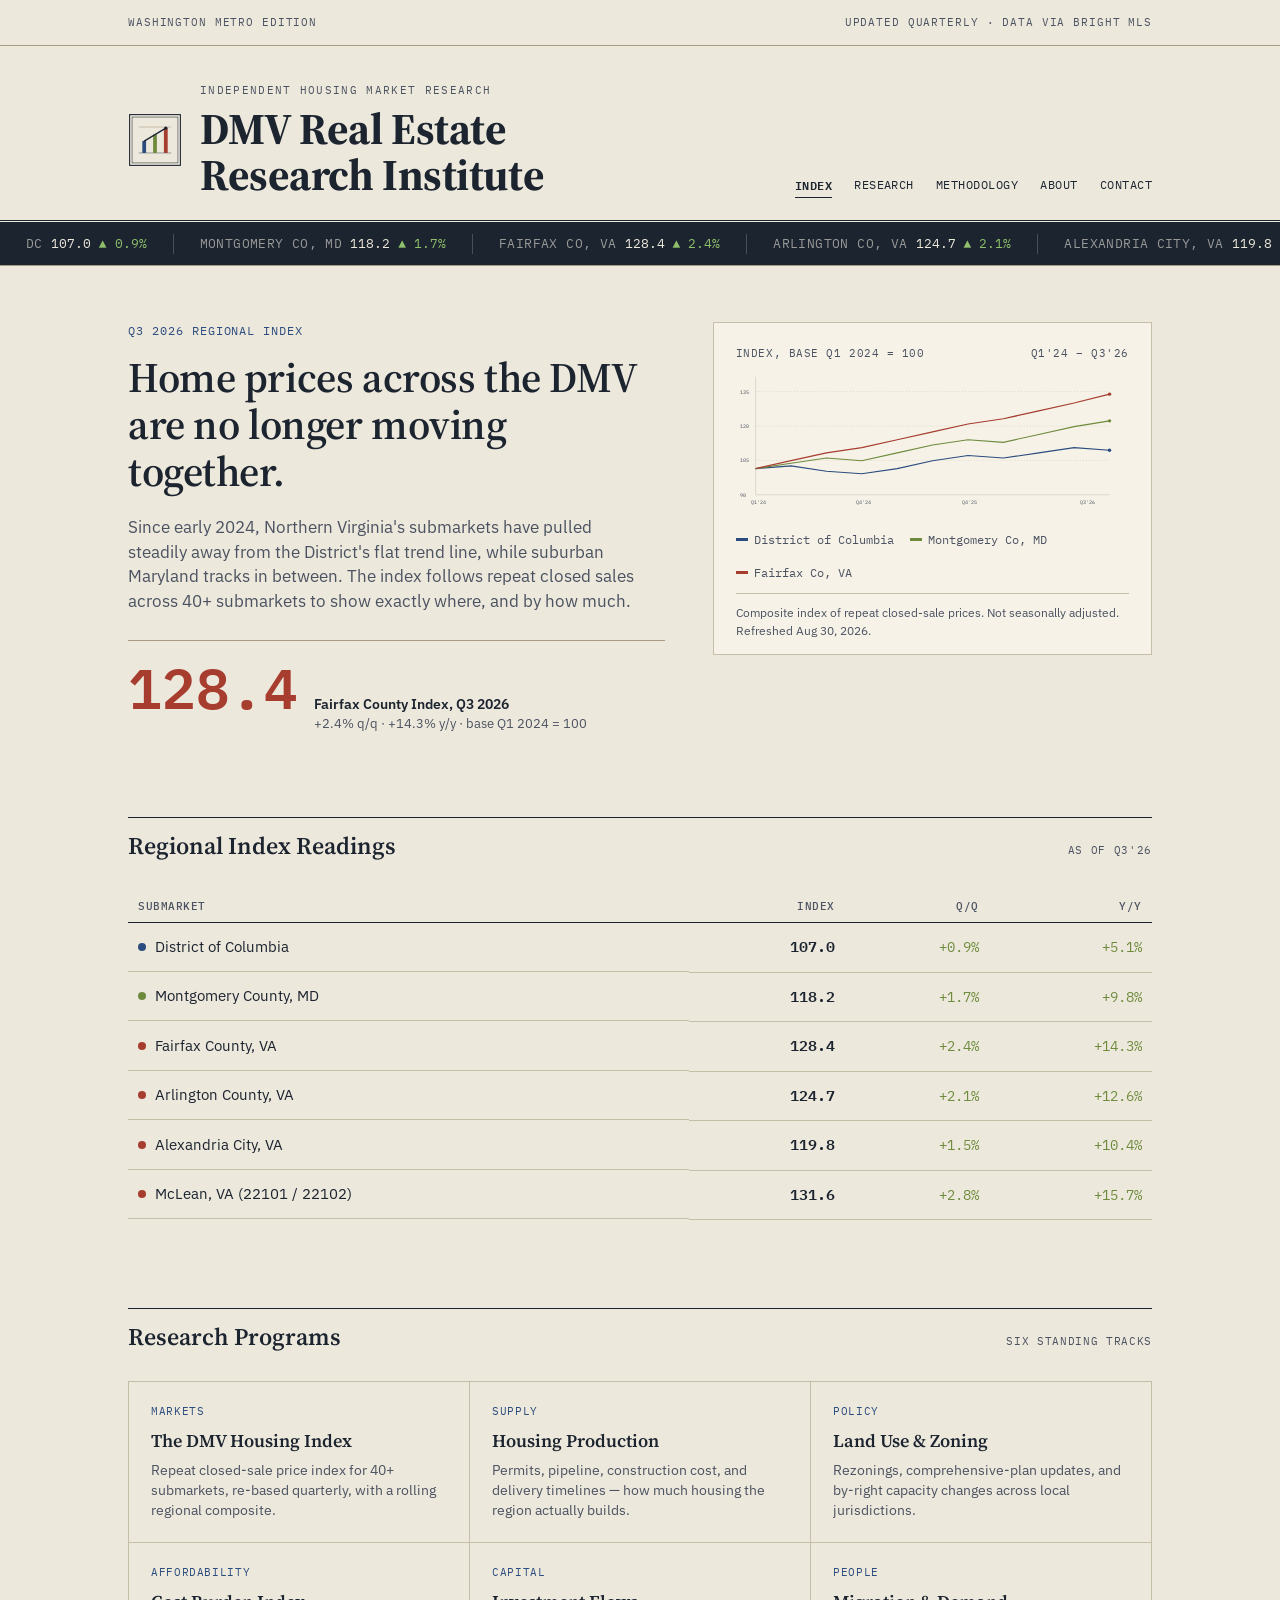
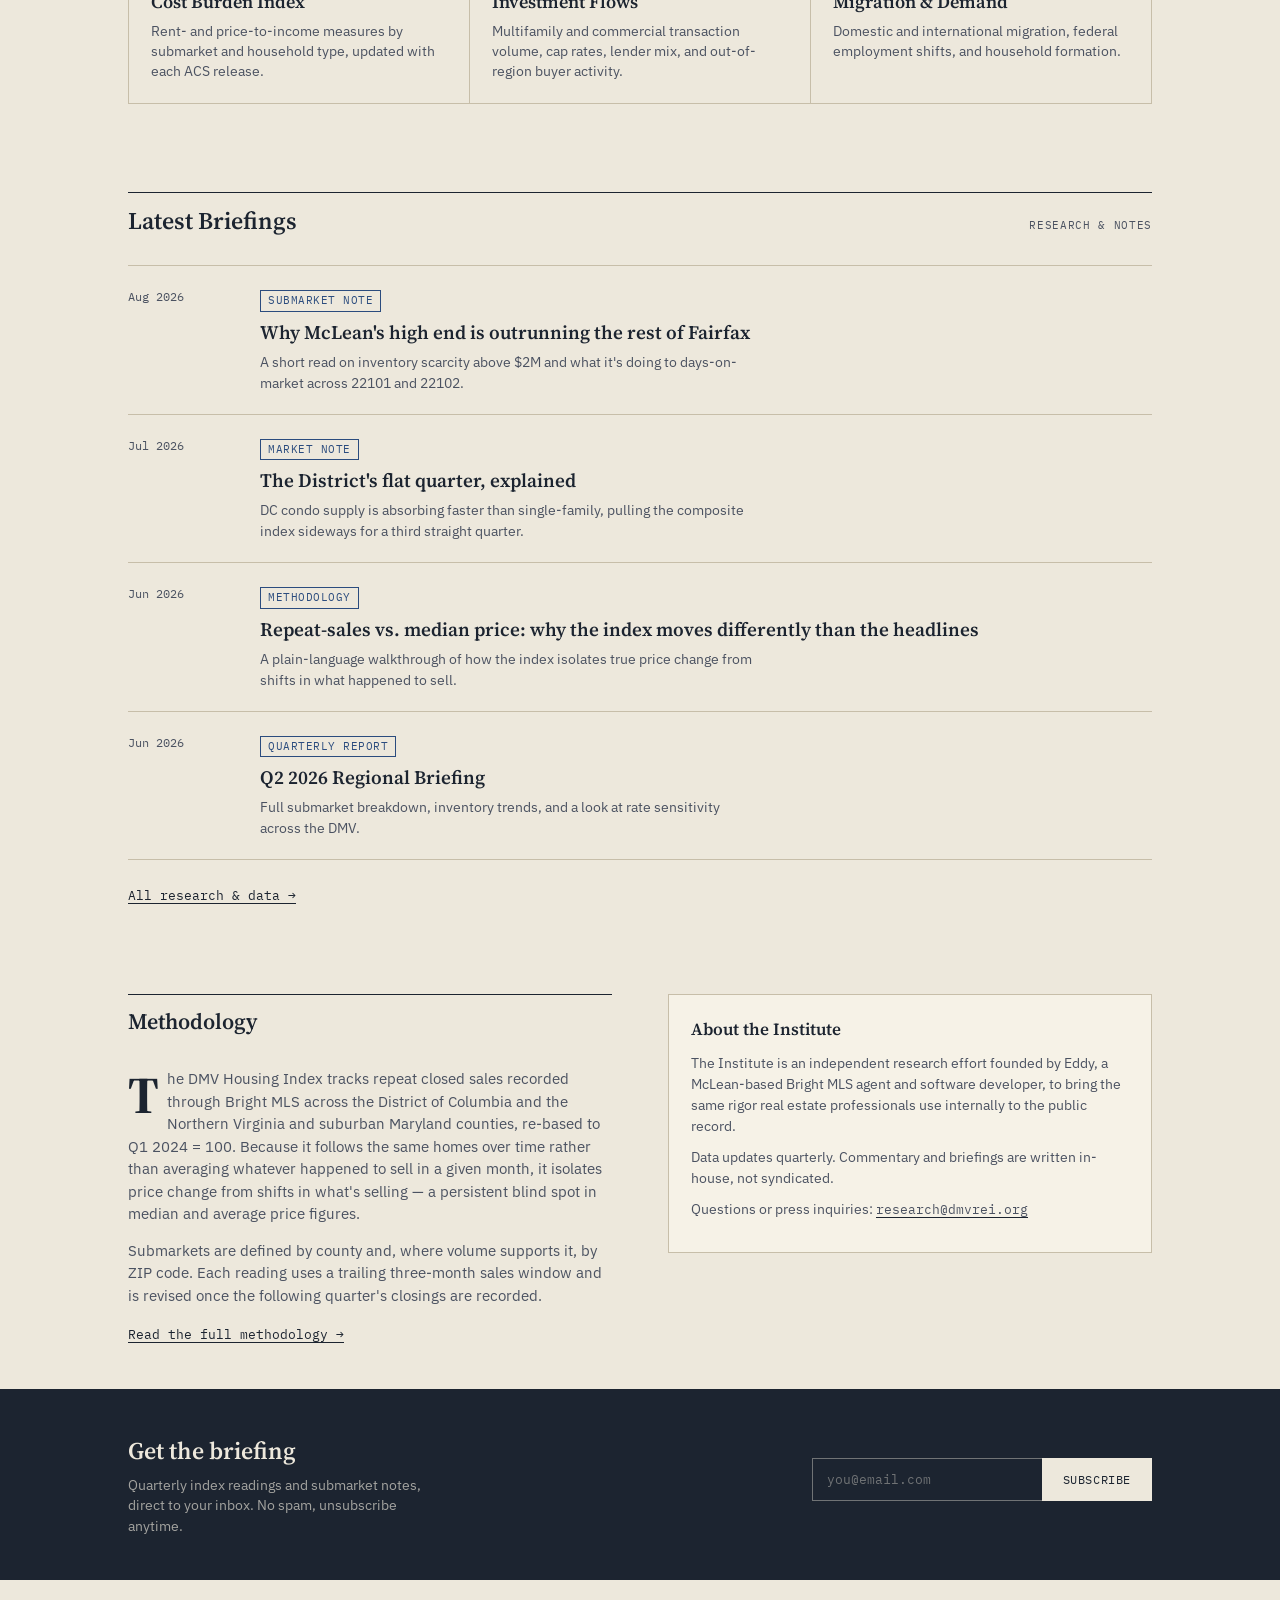
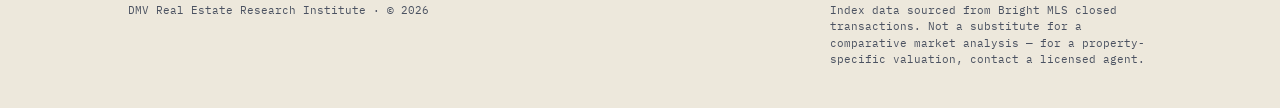
<file: index.html>
<!DOCTYPE html>
<html lang="en">
<head>
<meta charset="UTF-8">
<meta name="viewport" content="width=device-width, initial-scale=1.0">
<title>DMV Real Estate Research Institute — The DMV Housing Index</title>
<meta name="description" content="Independent, data-driven housing research for Washington, D.C., Maryland, and Northern Virginia. The DMV Housing Index tracks repeat closed sales across 40+ submarkets.">
<link rel="icon" href="assets/logo.svg" type="image/svg+xml">
<link rel="preconnect" href="https://fonts.googleapis.com">
<link rel="preconnect" href="https://fonts.gstatic.com" crossorigin>
<link href="https://fonts.googleapis.com/css2?family=Source+Serif+4:ital,opsz,wght@0,8..60,400;0,8..60,500;0,8..60,600;0,8..60,700;1,8..60,500&family=IBM+Plex+Sans:wght@400;500;600&family=IBM+Plex+Mono:wght@400;500;600&display=swap" rel="stylesheet">
<link rel="stylesheet" href="css/styles.css">
</head>
<body>

<div class="masthead-bar">
  <div class="wrap">
    <span>Washington Metro Edition</span>
    <span>Updated Quarterly · Data via Bright MLS</span>
  </div>
</div>

<header class="masthead">
  <div class="wrap">
    <a class="brand" href="index.html">
      <img class="brand-mark" src="assets/logo-mark.svg" alt="" width="54" height="54">
      <span class="brand-lines">
        <span class="brand-eyebrow">Independent Housing Market Research</span>
        <span class="brand-name">DMV Real Estate<br>Research Institute</span>
      </span>
    </a>
    <nav class="main-nav" aria-label="Primary">
      <a href="index.html">Index</a>
      <a href="research.html">Research</a>
      <a href="methodology.html">Methodology</a>
      <a href="about.html">About</a>
      <a href="contact.html">Contact</a>
    </nav>
  </div>
</header>

<div class="ticker" aria-label="Regional index ticker">
  <div class="ticker-track" id="tickerTrack">
    <!-- populated by js/main.js from data/index.json -->
  </div>
</div>

<main>
  <section class="hero" id="index">
    <div class="wrap hero-grid">
      <div>
        <div class="hero-eyebrow">Q3 2026 Regional Index</div>
        <h1>Home prices across the DMV are no longer moving together.</h1>
        <p class="lede">Since early 2024, Northern Virginia's submarkets have pulled steadily away from the District's flat trend line, while suburban Maryland tracks in between. The index follows repeat closed sales across 40+ submarkets to show exactly where, and by how much.</p>
        <div class="index-callout">
          <div class="num" id="heroNum">—</div>
          <div class="meta">
            <strong id="heroLabel">Loading index…</strong>
            <span id="heroSub"></span>
          </div>
        </div>
      </div>

      <div class="chart-panel">
        <div class="chart-panel-head">
          <span>Index, base <span id="baseQuarterLabel">Q1 2024</span> = 100</span>
          <span id="chartRangeLabel">—</span>
        </div>
        <svg viewBox="0 0 800 300" width="100%" height="auto" role="img" id="indexChart" aria-label="Line chart comparing the housing price index for D.C., Montgomery County MD, and Fairfax County VA, showing that regional submarkets have diverged since 2024.">
          <g stroke="#C7BEA9" stroke-width="1">
            <line x1="40" y1="20" x2="40" y2="260"/>
            <line x1="40" y1="260" x2="760" y2="260"/>
            <line x1="40" y1="190" x2="760" y2="190" stroke-dasharray="2,4"/>
            <line x1="40" y1="120" x2="760" y2="120" stroke-dasharray="2,4"/>
            <line x1="40" y1="50" x2="760" y2="50" stroke-dasharray="2,4"/>
          </g>
          <g font-family="IBM Plex Mono, monospace" font-size="10" fill="#4B5261">
            <text id="yLabel0" x="8" y="264"></text>
            <text id="yLabel1" x="8" y="194"></text>
            <text id="yLabel2" x="8" y="124"></text>
            <text id="yLabel3" x="8" y="54"></text>
          </g>
          <g font-family="IBM Plex Mono, monospace" font-size="10" fill="#4B5261">
            <text id="xLabel0" x="30" y="278"></text>
            <text id="xLabel1" x="245" y="278"></text>
            <text id="xLabel2" x="460" y="278"></text>
            <text id="xLabel3" x="700" y="278"></text>
          </g>
          <polyline id="lineDc" fill="none" stroke="#2B4C7E" stroke-width="2.25" points=""/>
          <polyline id="lineMd" fill="none" stroke="#6E8B3D" stroke-width="2.25" points=""/>
          <polyline id="lineVa" fill="none" stroke="#A63D2F" stroke-width="2.5" points=""/>
          <circle id="dotDc" r="3.5" fill="#2B4C7E" cx="0" cy="0"/>
          <circle id="dotMd" r="3.5" fill="#6E8B3D" cx="0" cy="0"/>
          <circle id="dotVa" r="3.5" fill="#A63D2F" cx="0" cy="0"/>
        </svg>
        <div class="legend">
          <span class="legend-item"><span class="swatch" style="background:#2B4C7E"></span>District of Columbia</span>
          <span class="legend-item"><span class="swatch" style="background:#6E8B3D"></span>Montgomery Co, MD</span>
          <span class="legend-item"><span class="swatch" style="background:#A63D2F"></span>Fairfax Co, VA</span>
        </div>
        <div class="chart-caption">Composite index of repeat closed-sale prices. Not seasonally adjusted. <span id="asOfLabel"></span></div>
      </div>
    </div>
  </section>

  <section id="readings">
    <div class="wrap">
      <div class="section-head">
        <h2>Regional Index Readings</h2>
        <span class="tag" id="readingsAsOf">Loading…</span>
      </div>
      <div class="table-scroll">
        <table>
          <thead>
            <tr>
              <th>Submarket</th>
              <th class="num">Index</th>
              <th class="num">Q/Q</th>
              <th class="num">Y/Y</th>
            </tr>
          </thead>
          <tbody id="readingsBody">
            <!-- populated by js/main.js from data/index.json -->
          </tbody>
        </table>
      </div>
    </div>
  </section>

  <section id="programs">
    <div class="wrap">
      <div class="section-head">
        <h2>Research Programs</h2>
        <span class="tag">Six standing tracks</span>
      </div>
      <div class="card-grid">
        <article class="prog">
          <span class="prog-tag">Markets</span>
          <h3>The DMV Housing Index</h3>
          <p>Repeat closed-sale price index for 40+ submarkets, re-based quarterly, with a rolling regional composite.</p>
        </article>
        <article class="prog">
          <span class="prog-tag">Supply</span>
          <h3>Housing Production</h3>
          <p>Permits, pipeline, construction cost, and delivery timelines — how much housing the region actually builds.</p>
        </article>
        <article class="prog">
          <span class="prog-tag">Policy</span>
          <h3>Land Use &amp; Zoning</h3>
          <p>Rezonings, comprehensive-plan updates, and by-right capacity changes across local jurisdictions.</p>
        </article>
        <article class="prog">
          <span class="prog-tag">Affordability</span>
          <h3>Cost Burden Index</h3>
          <p>Rent- and price-to-income measures by submarket and household type, updated with each ACS release.</p>
        </article>
        <article class="prog">
          <span class="prog-tag">Capital</span>
          <h3>Investment Flows</h3>
          <p>Multifamily and commercial transaction volume, cap rates, lender mix, and out-of-region buyer activity.</p>
        </article>
        <article class="prog">
          <span class="prog-tag">People</span>
          <h3>Migration &amp; Demand</h3>
          <p>Domestic and international migration, federal employment shifts, and household formation.</p>
        </article>
      </div>
    </div>
  </section>

  <section id="briefings">
    <div class="wrap">
      <div class="section-head">
        <h2>Latest Briefings</h2>
        <span class="tag">Research &amp; Notes</span>
      </div>
      <div class="briefings">
        <article class="brief">
          <div class="brief-date">Aug 2026</div>
          <div>
            <span class="brief-tag">Submarket Note</span>
            <h3><a href="research.html">Why McLean's high end is outrunning the rest of Fairfax</a></h3>
            <p>A short read on inventory scarcity above $2M and what it's doing to days-on-market across 22101 and 22102.</p>
          </div>
        </article>
        <article class="brief">
          <div class="brief-date">Jul 2026</div>
          <div>
            <span class="brief-tag">Market Note</span>
            <h3><a href="research.html">The District's flat quarter, explained</a></h3>
            <p>DC condo supply is absorbing faster than single-family, pulling the composite index sideways for a third straight quarter.</p>
          </div>
        </article>
        <article class="brief">
          <div class="brief-date">Jun 2026</div>
          <div>
            <span class="brief-tag">Methodology</span>
            <h3><a href="methodology.html">Repeat-sales vs. median price: why the index moves differently than the headlines</a></h3>
            <p>A plain-language walkthrough of how the index isolates true price change from shifts in what happened to sell.</p>
          </div>
        </article>
        <article class="brief">
          <div class="brief-date">Jun 2026</div>
          <div>
            <span class="brief-tag">Quarterly Report</span>
            <h3><a href="research.html">Q2 2026 Regional Briefing</a></h3>
            <p>Full submarket breakdown, inventory trends, and a look at rate sensitivity across the DMV.</p>
          </div>
        </article>
      </div>
      <p style="margin-top:22px"><a class="mono-link" href="research.html">All research &amp; data →</a></p>
    </div>
  </section>

  <section id="methodology">
    <div class="wrap two-col">
      <div class="prose dropcap">
        <div class="section-head" style="margin-bottom:18px;">
          <h2>Methodology</h2>
        </div>
        <p>The DMV Housing Index tracks repeat closed sales recorded through Bright MLS across the District of Columbia and the Northern Virginia and suburban Maryland counties, re-based to Q1 2024 = 100. Because it follows the same homes over time rather than averaging whatever happened to sell in a given month, it isolates price change from shifts in what's selling — a persistent blind spot in median and average price figures.</p>
        <p>Submarkets are defined by county and, where volume supports it, by ZIP code. Each reading uses a trailing three-month sales window and is revised once the following quarter's closings are recorded.</p>
        <a class="doc-link" href="methodology.html">Read the full methodology →</a>
      </div>
      <div class="about-card">
        <h3>About the Institute</h3>
        <p>The Institute is an independent research effort founded by Eddy, a McLean-based Bright MLS agent and software developer, to bring the same rigor real estate professionals use internally to the public record.</p>
        <p>Data updates quarterly. Commentary and briefings are written in-house, not syndicated.</p>
        <p>Questions or press inquiries: <a href="mailto:research@dmvrei.org">research@dmvrei.org</a></p>
      </div>
    </div>
  </section>
</main>

<div class="subscribe" id="subscribe">
  <div class="wrap">
    <div>
      <h2>Get the briefing</h2>
      <p>Quarterly index readings and submarket notes, direct to your inbox. No spam, unsubscribe anytime.</p>
    </div>
    <form class="sub-form">
      <input type="email" placeholder="you@email.com" aria-label="Email address" required>
      <button type="submit">Subscribe</button>
      <span class="sub-msg" role="status" aria-live="polite"></span>
    </form>
  </div>
</div>

<footer class="site-footer">
  <div class="wrap">
    <span>DMV Real Estate Research Institute · © <span data-year>2026</span></span>
    <span class="disclosure">Index data sourced from Bright MLS closed transactions. Not a substitute for a comparative market analysis — for a property-specific valuation, contact a licensed agent.</span>
  </div>
</footer>

<script src="js/main.js"></script>
</body>
</html>
</file>
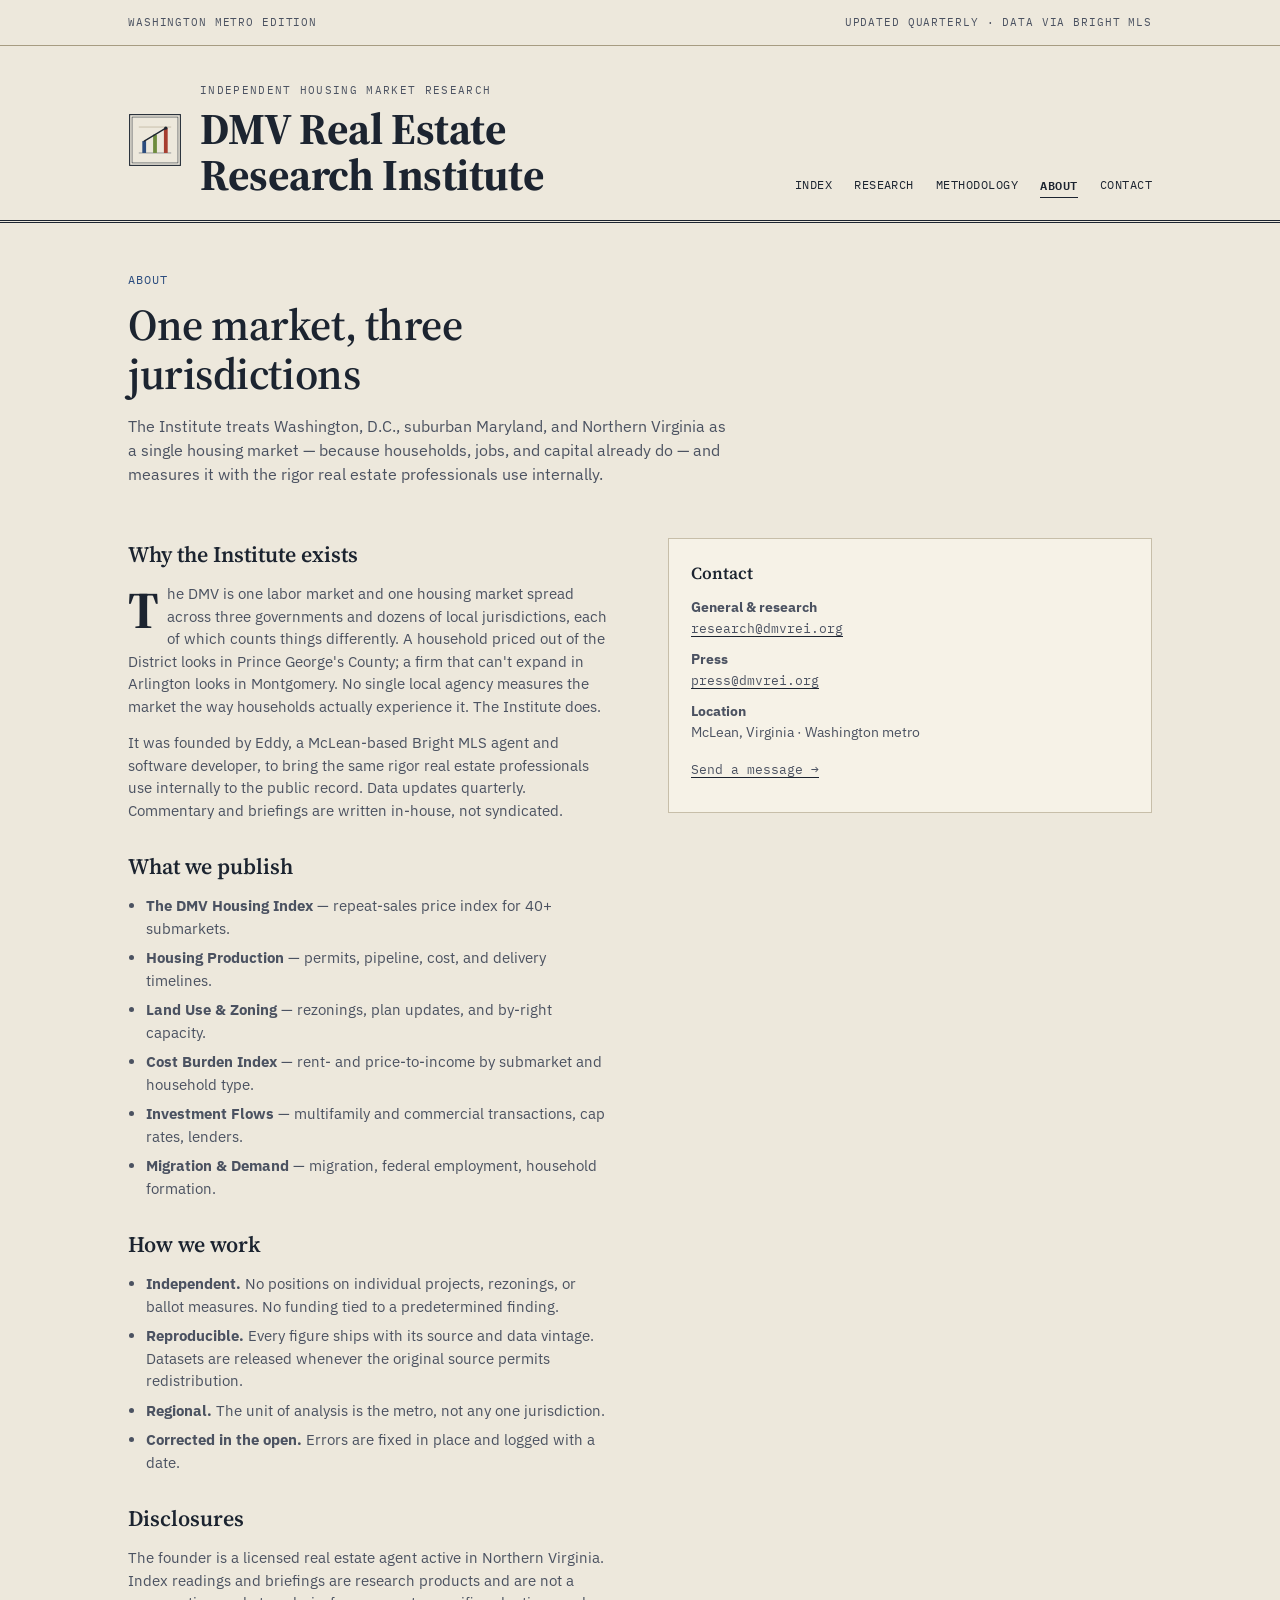
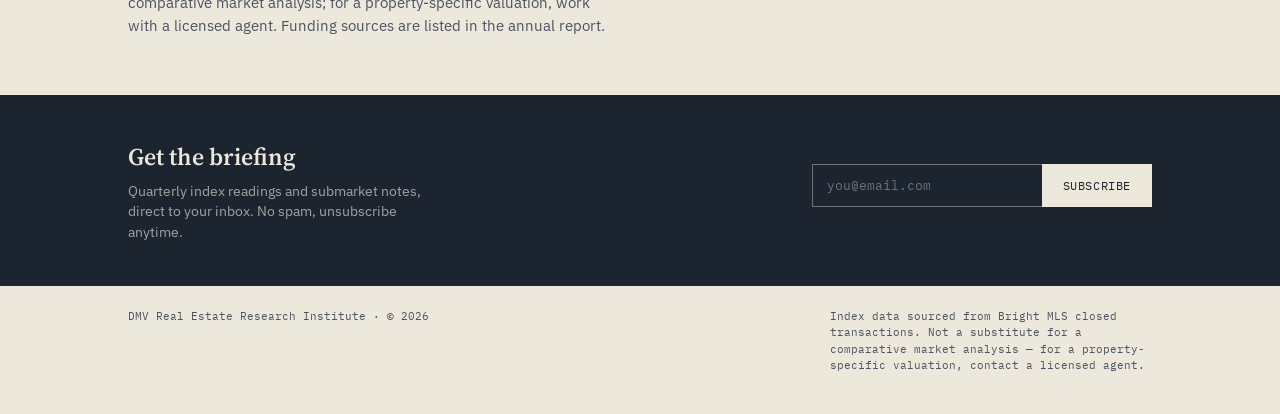
<file: about.html>
<!DOCTYPE html>
<html lang="en">
<head>
<meta charset="UTF-8">
<meta name="viewport" content="width=device-width, initial-scale=1.0">
<title>About — DMV Real Estate Research Institute</title>
<meta name="description" content="An independent housing research effort covering Washington, D.C., Maryland, and Northern Virginia as one market.">
<link rel="icon" href="assets/logo.svg" type="image/svg+xml">
<link rel="preconnect" href="https://fonts.googleapis.com">
<link rel="preconnect" href="https://fonts.gstatic.com" crossorigin>
<link href="https://fonts.googleapis.com/css2?family=Source+Serif+4:ital,opsz,wght@0,8..60,400;0,8..60,500;0,8..60,600;0,8..60,700;1,8..60,500&family=IBM+Plex+Sans:wght@400;500;600&family=IBM+Plex+Mono:wght@400;500;600&display=swap" rel="stylesheet">
<link rel="stylesheet" href="css/styles.css">
</head>
<body>

<div class="masthead-bar">
  <div class="wrap">
    <span>Washington Metro Edition</span>
    <span>Updated Quarterly · Data via Bright MLS</span>
  </div>
</div>

<header class="masthead">
  <div class="wrap">
    <a class="brand" href="index.html">
      <img class="brand-mark" src="assets/logo-mark.svg" alt="" width="54" height="54">
      <span class="brand-lines">
        <span class="brand-eyebrow">Independent Housing Market Research</span>
        <span class="brand-name">DMV Real Estate<br>Research Institute</span>
      </span>
    </a>
    <nav class="main-nav" aria-label="Primary">
      <a href="index.html">Index</a>
      <a href="research.html">Research</a>
      <a href="methodology.html">Methodology</a>
      <a href="about.html">About</a>
      <a href="contact.html">Contact</a>
    </nav>
  </div>
</header>

<main>
  <section class="page-hero">
    <div class="wrap">
      <div class="kicker">About</div>
      <h1>One market, three jurisdictions</h1>
      <p>The Institute treats Washington, D.C., suburban Maryland, and Northern Virginia as a single housing market — because households, jobs, and capital already do — and measures it with the rigor real estate professionals use internally.</p>
    </div>
  </section>

  <section>
    <div class="wrap">
      <div class="two-col">
        <div class="prose dropcap">
          <h2>Why the Institute exists</h2>
          <p>The DMV is one labor market and one housing market spread across three governments and dozens of local jurisdictions, each of which counts things differently. A household priced out of the District looks in Prince George's County; a firm that can't expand in Arlington looks in Montgomery. No single local agency measures the market the way households actually experience it. The Institute does.</p>
          <p>It was founded by Eddy, a McLean-based Bright MLS agent and software developer, to bring the same rigor real estate professionals use internally to the public record. Data updates quarterly. Commentary and briefings are written in-house, not syndicated.</p>

          <h2>What we publish</h2>
          <ul>
            <li><strong>The DMV Housing Index</strong> — repeat-sales price index for 40+ submarkets.</li>
            <li><strong>Housing Production</strong> — permits, pipeline, cost, and delivery timelines.</li>
            <li><strong>Land Use &amp; Zoning</strong> — rezonings, plan updates, and by-right capacity.</li>
            <li><strong>Cost Burden Index</strong> — rent- and price-to-income by submarket and household type.</li>
            <li><strong>Investment Flows</strong> — multifamily and commercial transactions, cap rates, lenders.</li>
            <li><strong>Migration &amp; Demand</strong> — migration, federal employment, household formation.</li>
          </ul>

          <h2>How we work</h2>
          <ul>
            <li><strong>Independent.</strong> No positions on individual projects, rezonings, or ballot measures. No funding tied to a predetermined finding.</li>
            <li><strong>Reproducible.</strong> Every figure ships with its source and data vintage. Datasets are released whenever the original source permits redistribution.</li>
            <li><strong>Regional.</strong> The unit of analysis is the metro, not any one jurisdiction.</li>
            <li><strong>Corrected in the open.</strong> Errors are fixed in place and logged with a date.</li>
          </ul>

          <h2>Disclosures</h2>
          <p>The founder is a licensed real estate agent active in Northern Virginia. Index readings and briefings are research products and are not a comparative market analysis; for a property-specific valuation, work with a licensed agent. Funding sources are listed in the annual report.</p>
        </div>

        <div class="about-card">
          <h3>Contact</h3>
          <p><strong>General &amp; research</strong><br><a href="mailto:research@dmvrei.org">research@dmvrei.org</a></p>
          <p><strong>Press</strong><br><a href="mailto:press@dmvrei.org">press@dmvrei.org</a></p>
          <p><strong>Location</strong><br>McLean, Virginia · Washington metro</p>
          <p style="margin-top:16px"><a href="contact.html">Send a message →</a></p>
        </div>
      </div>
    </div>
  </section>
</main>

<div class="subscribe" id="subscribe">
  <div class="wrap">
    <div>
      <h2>Get the briefing</h2>
      <p>Quarterly index readings and submarket notes, direct to your inbox. No spam, unsubscribe anytime.</p>
    </div>
    <form class="sub-form">
      <input type="email" placeholder="you@email.com" aria-label="Email address" required>
      <button type="submit">Subscribe</button>
      <span class="sub-msg" role="status" aria-live="polite"></span>
    </form>
  </div>
</div>

<footer class="site-footer">
  <div class="wrap">
    <span>DMV Real Estate Research Institute · © <span data-year>2026</span></span>
    <span class="disclosure">Index data sourced from Bright MLS closed transactions. Not a substitute for a comparative market analysis — for a property-specific valuation, contact a licensed agent.</span>
  </div>
</footer>

<script src="js/main.js"></script>
</body>
</html>
</file>
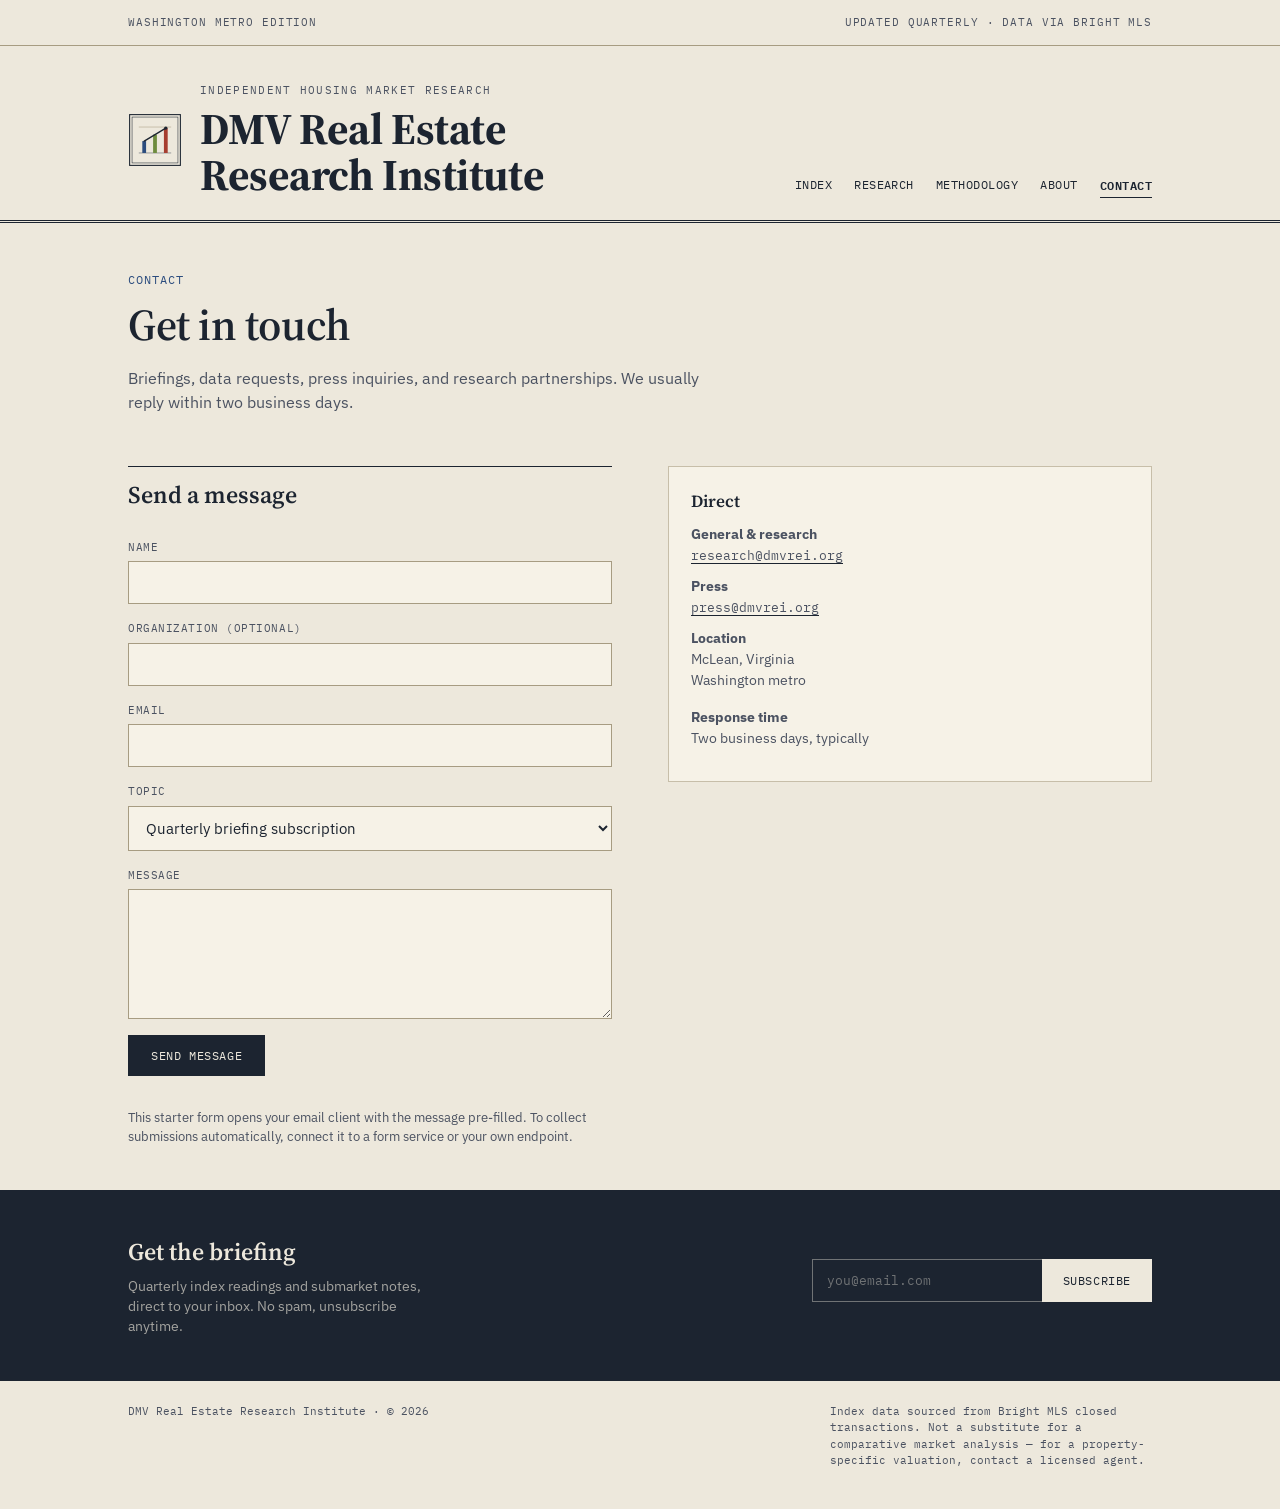
<file: contact.html>
<!DOCTYPE html>
<html lang="en">
<head>
<meta charset="UTF-8">
<meta name="viewport" content="width=device-width, initial-scale=1.0">
<title>Contact — DMV Real Estate Research Institute</title>
<meta name="description" content="Contact the DMV Real Estate Research Institute for briefings, data requests, press, or research partnerships.">
<link rel="icon" href="assets/logo.svg" type="image/svg+xml">
<link rel="preconnect" href="https://fonts.googleapis.com">
<link rel="preconnect" href="https://fonts.gstatic.com" crossorigin>
<link href="https://fonts.googleapis.com/css2?family=Source+Serif+4:ital,opsz,wght@0,8..60,400;0,8..60,500;0,8..60,600;0,8..60,700;1,8..60,500&family=IBM+Plex+Sans:wght@400;500;600&family=IBM+Plex+Mono:wght@400;500;600&display=swap" rel="stylesheet">
<link rel="stylesheet" href="css/styles.css">
</head>
<body>

<div class="masthead-bar">
  <div class="wrap">
    <span>Washington Metro Edition</span>
    <span>Updated Quarterly · Data via Bright MLS</span>
  </div>
</div>

<header class="masthead">
  <div class="wrap">
    <a class="brand" href="index.html">
      <img class="brand-mark" src="assets/logo-mark.svg" alt="" width="54" height="54">
      <span class="brand-lines">
        <span class="brand-eyebrow">Independent Housing Market Research</span>
        <span class="brand-name">DMV Real Estate<br>Research Institute</span>
      </span>
    </a>
    <nav class="main-nav" aria-label="Primary">
      <a href="index.html">Index</a>
      <a href="research.html">Research</a>
      <a href="methodology.html">Methodology</a>
      <a href="about.html">About</a>
      <a href="contact.html">Contact</a>
    </nav>
  </div>
</header>

<main>
  <section class="page-hero">
    <div class="wrap">
      <div class="kicker">Contact</div>
      <h1>Get in touch</h1>
      <p>Briefings, data requests, press inquiries, and research partnerships. We usually reply within two business days.</p>
    </div>
  </section>

  <section>
    <div class="wrap">
      <div class="two-col">
        <div>
          <div class="section-head"><h2>Send a message</h2></div>
          <form class="form" data-contact>
            <div class="field">
              <label for="name">Name</label>
              <input type="text" id="name" name="name" autocomplete="name" required>
            </div>
            <div class="field">
              <label for="org">Organization (optional)</label>
              <input type="text" id="org" name="org" autocomplete="organization">
            </div>
            <div class="field">
              <label for="email">Email</label>
              <input type="email" id="email" name="email" autocomplete="email" required>
            </div>
            <div class="field">
              <label for="interest">Topic</label>
              <select id="interest" name="interest">
                <option>Quarterly briefing subscription</option>
                <option>A specific dataset or reading</option>
                <option>Press / media inquiry</option>
                <option>Research partnership or sponsorship</option>
                <option>Correction or data question</option>
                <option>Something else</option>
              </select>
            </div>
            <div class="field">
              <label for="message">Message</label>
              <textarea id="message" name="message" required></textarea>
            </div>
            <button class="btn" type="submit">Send message</button>
            <p class="form-status" role="status" aria-live="polite"></p>
            <p class="form-note">This starter form opens your email client with the message pre-filled. To collect submissions automatically, connect it to a form service or your own endpoint.</p>
          </form>
        </div>

        <div class="about-card">
          <h3>Direct</h3>
          <p><strong>General &amp; research</strong><br><a href="mailto:research@dmvrei.org">research@dmvrei.org</a></p>
          <p><strong>Press</strong><br><a href="mailto:press@dmvrei.org">press@dmvrei.org</a></p>
          <p><strong>Location</strong><br>McLean, Virginia<br>Washington metro</p>
          <p style="margin-top:16px"><strong>Response time</strong><br>Two business days, typically</p>
        </div>
      </div>
    </div>
  </section>
</main>

<div class="subscribe" id="subscribe">
  <div class="wrap">
    <div>
      <h2>Get the briefing</h2>
      <p>Quarterly index readings and submarket notes, direct to your inbox. No spam, unsubscribe anytime.</p>
    </div>
    <form class="sub-form">
      <input type="email" placeholder="you@email.com" aria-label="Email address" required>
      <button type="submit">Subscribe</button>
      <span class="sub-msg" role="status" aria-live="polite"></span>
    </form>
  </div>
</div>

<footer class="site-footer">
  <div class="wrap">
    <span>DMV Real Estate Research Institute · © <span data-year>2026</span></span>
    <span class="disclosure">Index data sourced from Bright MLS closed transactions. Not a substitute for a comparative market analysis — for a property-specific valuation, contact a licensed agent.</span>
  </div>
</footer>

<script src="js/main.js"></script>
</body>
</html>
</file>
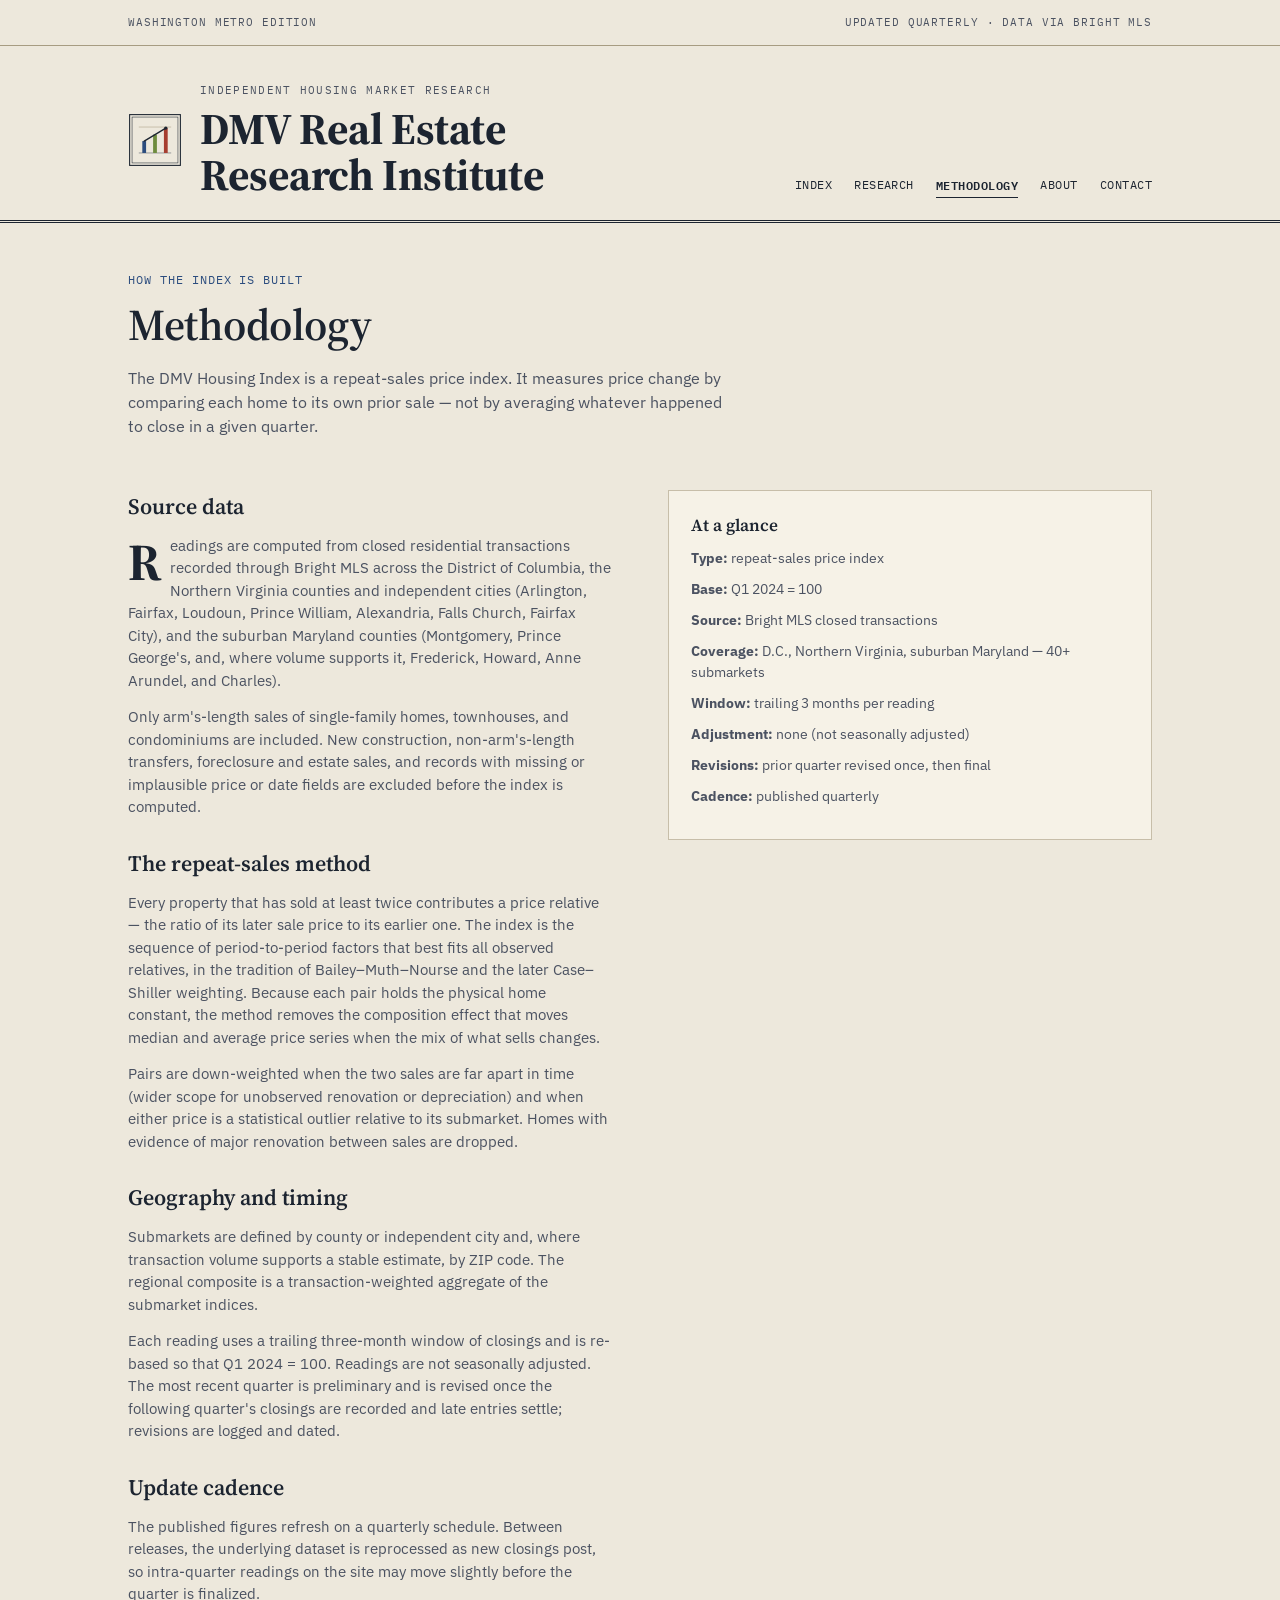
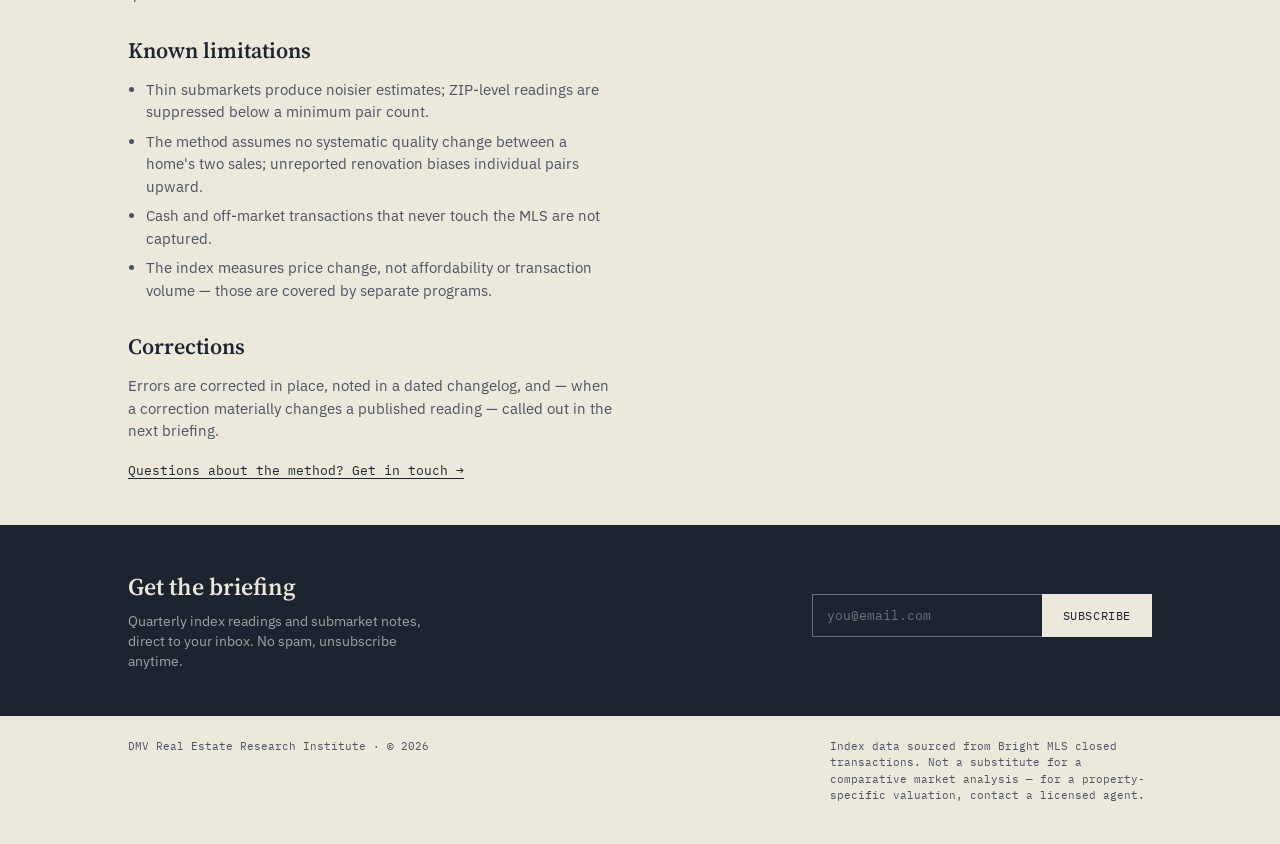
<file: methodology.html>
<!DOCTYPE html>
<html lang="en">
<head>
<meta charset="UTF-8">
<meta name="viewport" content="width=device-width, initial-scale=1.0">
<title>Methodology — DMV Real Estate Research Institute</title>
<meta name="description" content="How the DMV Housing Index is built: a repeat-sales price index of Bright MLS closed transactions across D.C., Maryland, and Northern Virginia.">
<link rel="icon" href="assets/logo.svg" type="image/svg+xml">
<link rel="preconnect" href="https://fonts.googleapis.com">
<link rel="preconnect" href="https://fonts.gstatic.com" crossorigin>
<link href="https://fonts.googleapis.com/css2?family=Source+Serif+4:ital,opsz,wght@0,8..60,400;0,8..60,500;0,8..60,600;0,8..60,700;1,8..60,500&family=IBM+Plex+Sans:wght@400;500;600&family=IBM+Plex+Mono:wght@400;500;600&display=swap" rel="stylesheet">
<link rel="stylesheet" href="css/styles.css">
</head>
<body>

<div class="masthead-bar">
  <div class="wrap">
    <span>Washington Metro Edition</span>
    <span>Updated Quarterly · Data via Bright MLS</span>
  </div>
</div>

<header class="masthead">
  <div class="wrap">
    <a class="brand" href="index.html">
      <img class="brand-mark" src="assets/logo-mark.svg" alt="" width="54" height="54">
      <span class="brand-lines">
        <span class="brand-eyebrow">Independent Housing Market Research</span>
        <span class="brand-name">DMV Real Estate<br>Research Institute</span>
      </span>
    </a>
    <nav class="main-nav" aria-label="Primary">
      <a href="index.html">Index</a>
      <a href="research.html">Research</a>
      <a href="methodology.html">Methodology</a>
      <a href="about.html">About</a>
      <a href="contact.html">Contact</a>
    </nav>
  </div>
</header>

<main>
  <section class="page-hero">
    <div class="wrap">
      <div class="kicker">How the index is built</div>
      <h1>Methodology</h1>
      <p>The DMV Housing Index is a repeat-sales price index. It measures price change by comparing each home to its own prior sale — not by averaging whatever happened to close in a given quarter.</p>
    </div>
  </section>

  <section>
    <div class="wrap">
      <div class="two-col">
        <div class="prose dropcap">
          <h2>Source data</h2>
          <p>Readings are computed from closed residential transactions recorded through Bright MLS across the District of Columbia, the Northern Virginia counties and independent cities (Arlington, Fairfax, Loudoun, Prince William, Alexandria, Falls Church, Fairfax City), and the suburban Maryland counties (Montgomery, Prince George's, and, where volume supports it, Frederick, Howard, Anne Arundel, and Charles).</p>
          <p>Only arm's-length sales of single-family homes, townhouses, and condominiums are included. New construction, non-arm's-length transfers, foreclosure and estate sales, and records with missing or implausible price or date fields are excluded before the index is computed.</p>

          <h2>The repeat-sales method</h2>
          <p>Every property that has sold at least twice contributes a price relative — the ratio of its later sale price to its earlier one. The index is the sequence of period-to-period factors that best fits all observed relatives, in the tradition of Bailey–Muth–Nourse and the later Case–Shiller weighting. Because each pair holds the physical home constant, the method removes the composition effect that moves median and average price series when the mix of what sells changes.</p>
          <p>Pairs are down-weighted when the two sales are far apart in time (wider scope for unobserved renovation or depreciation) and when either price is a statistical outlier relative to its submarket. Homes with evidence of major renovation between sales are dropped.</p>

          <h2>Geography and timing</h2>
          <p>Submarkets are defined by county or independent city and, where transaction volume supports a stable estimate, by ZIP code. The regional composite is a transaction-weighted aggregate of the submarket indices.</p>
          <p>Each reading uses a trailing three-month window of closings and is re-based so that Q1 2024 = 100. Readings are not seasonally adjusted. The most recent quarter is preliminary and is revised once the following quarter's closings are recorded and late entries settle; revisions are logged and dated.</p>

          <h2>Update cadence</h2>
          <p>The published figures refresh on a quarterly schedule. Between releases, the underlying dataset is reprocessed as new closings post, so intra-quarter readings on the site may move slightly before the quarter is finalized.</p>

          <h2>Known limitations</h2>
          <ul>
            <li>Thin submarkets produce noisier estimates; ZIP-level readings are suppressed below a minimum pair count.</li>
            <li>The method assumes no systematic quality change between a home's two sales; unreported renovation biases individual pairs upward.</li>
            <li>Cash and off-market transactions that never touch the MLS are not captured.</li>
            <li>The index measures price change, not affordability or transaction volume — those are covered by separate programs.</li>
          </ul>

          <h2>Corrections</h2>
          <p>Errors are corrected in place, noted in a dated changelog, and — when a correction materially changes a published reading — called out in the next briefing.</p>

          <a class="doc-link" href="contact.html">Questions about the method? Get in touch →</a>
        </div>

        <div class="about-card">
          <h3>At a glance</h3>
          <p><strong>Type:</strong> repeat-sales price index</p>
          <p><strong>Base:</strong> Q1 2024 = 100</p>
          <p><strong>Source:</strong> Bright MLS closed transactions</p>
          <p><strong>Coverage:</strong> D.C., Northern Virginia, suburban Maryland — 40+ submarkets</p>
          <p><strong>Window:</strong> trailing 3 months per reading</p>
          <p><strong>Adjustment:</strong> none (not seasonally adjusted)</p>
          <p><strong>Revisions:</strong> prior quarter revised once, then final</p>
          <p><strong>Cadence:</strong> published quarterly</p>
        </div>
      </div>
    </div>
  </section>
</main>

<div class="subscribe" id="subscribe">
  <div class="wrap">
    <div>
      <h2>Get the briefing</h2>
      <p>Quarterly index readings and submarket notes, direct to your inbox. No spam, unsubscribe anytime.</p>
    </div>
    <form class="sub-form">
      <input type="email" placeholder="you@email.com" aria-label="Email address" required>
      <button type="submit">Subscribe</button>
      <span class="sub-msg" role="status" aria-live="polite"></span>
    </form>
  </div>
</div>

<footer class="site-footer">
  <div class="wrap">
    <span>DMV Real Estate Research Institute · © <span data-year>2026</span></span>
    <span class="disclosure">Index data sourced from Bright MLS closed transactions. Not a substitute for a comparative market analysis — for a property-specific valuation, contact a licensed agent.</span>
  </div>
</footer>

<script src="js/main.js"></script>
</body>
</html>
</file>
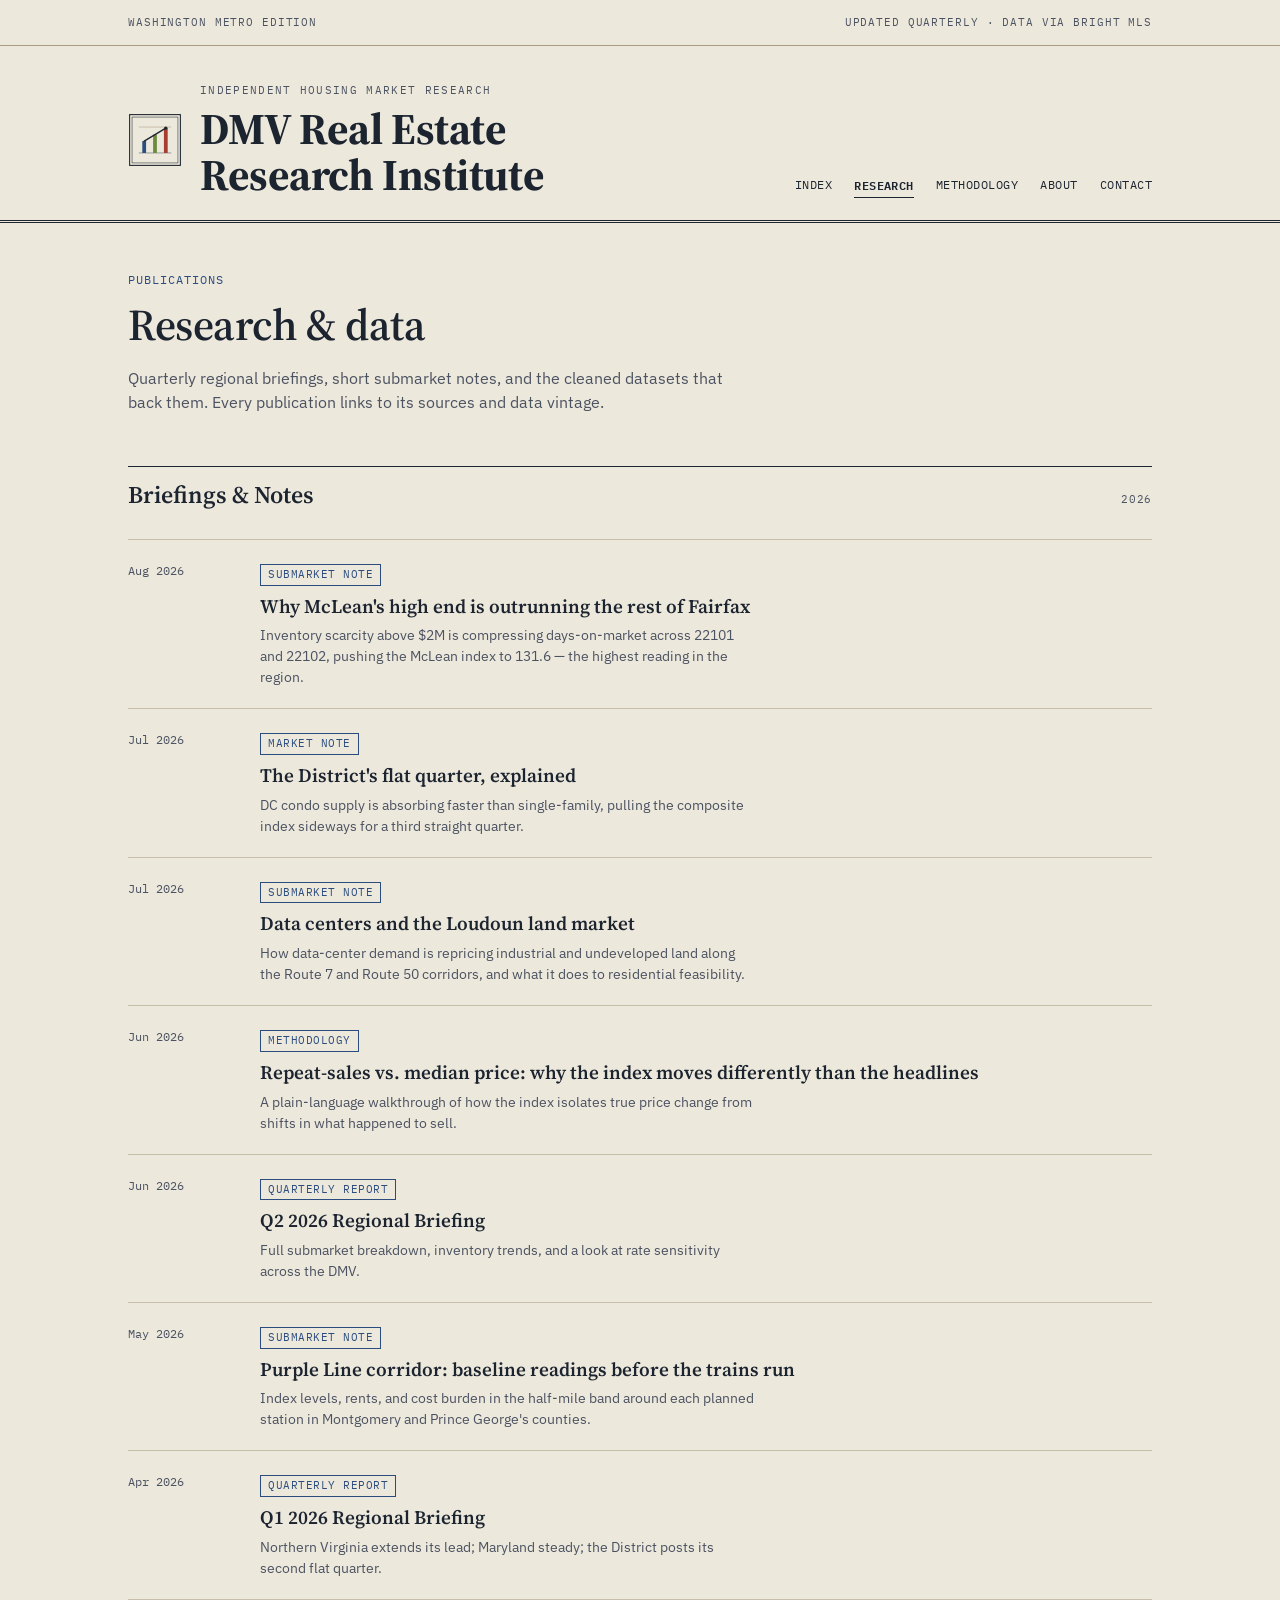
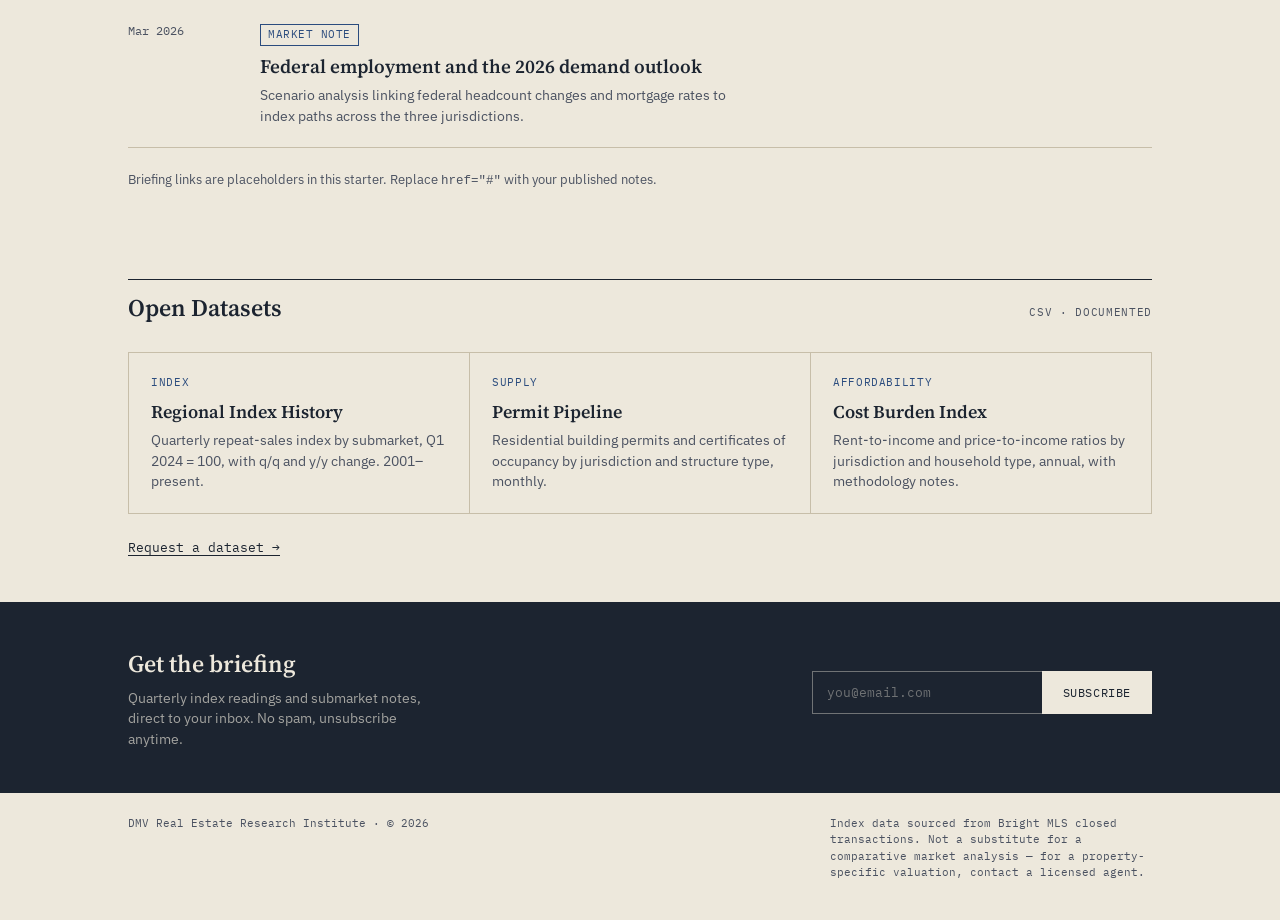
<file: research.html>
<!DOCTYPE html>
<html lang="en">
<head>
<meta charset="UTF-8">
<meta name="viewport" content="width=device-width, initial-scale=1.0">
<title>Research &amp; Data — DMV Real Estate Research Institute</title>
<meta name="description" content="Quarterly briefings, submarket notes, and open datasets on housing markets across Washington, D.C., Maryland, and Northern Virginia.">
<link rel="icon" href="assets/logo.svg" type="image/svg+xml">
<link rel="preconnect" href="https://fonts.googleapis.com">
<link rel="preconnect" href="https://fonts.gstatic.com" crossorigin>
<link href="https://fonts.googleapis.com/css2?family=Source+Serif+4:ital,opsz,wght@0,8..60,400;0,8..60,500;0,8..60,600;0,8..60,700;1,8..60,500&family=IBM+Plex+Sans:wght@400;500;600&family=IBM+Plex+Mono:wght@400;500;600&display=swap" rel="stylesheet">
<link rel="stylesheet" href="css/styles.css">
</head>
<body>

<div class="masthead-bar">
  <div class="wrap">
    <span>Washington Metro Edition</span>
    <span>Updated Quarterly · Data via Bright MLS</span>
  </div>
</div>

<header class="masthead">
  <div class="wrap">
    <a class="brand" href="index.html">
      <img class="brand-mark" src="assets/logo-mark.svg" alt="" width="54" height="54">
      <span class="brand-lines">
        <span class="brand-eyebrow">Independent Housing Market Research</span>
        <span class="brand-name">DMV Real Estate<br>Research Institute</span>
      </span>
    </a>
    <nav class="main-nav" aria-label="Primary">
      <a href="index.html">Index</a>
      <a href="research.html">Research</a>
      <a href="methodology.html">Methodology</a>
      <a href="about.html">About</a>
      <a href="contact.html">Contact</a>
    </nav>
  </div>
</header>

<main>
  <section class="page-hero">
    <div class="wrap">
      <div class="kicker">Publications</div>
      <h1>Research &amp; data</h1>
      <p>Quarterly regional briefings, short submarket notes, and the cleaned datasets that back them. Every publication links to its sources and data vintage.</p>
    </div>
  </section>

  <section id="briefings">
    <div class="wrap">
      <div class="section-head">
        <h2>Briefings &amp; Notes</h2>
        <span class="tag">2026</span>
      </div>
      <div class="briefings">
        <article class="brief">
          <div class="brief-date">Aug 2026</div>
          <div>
            <span class="brief-tag">Submarket Note</span>
            <h3><a href="#">Why McLean's high end is outrunning the rest of Fairfax</a></h3>
            <p>Inventory scarcity above $2M is compressing days-on-market across 22101 and 22102, pushing the McLean index to 131.6 — the highest reading in the region.</p>
          </div>
        </article>
        <article class="brief">
          <div class="brief-date">Jul 2026</div>
          <div>
            <span class="brief-tag">Market Note</span>
            <h3><a href="#">The District's flat quarter, explained</a></h3>
            <p>DC condo supply is absorbing faster than single-family, pulling the composite index sideways for a third straight quarter.</p>
          </div>
        </article>
        <article class="brief">
          <div class="brief-date">Jul 2026</div>
          <div>
            <span class="brief-tag">Submarket Note</span>
            <h3><a href="#">Data centers and the Loudoun land market</a></h3>
            <p>How data-center demand is repricing industrial and undeveloped land along the Route 7 and Route 50 corridors, and what it does to residential feasibility.</p>
          </div>
        </article>
        <article class="brief">
          <div class="brief-date">Jun 2026</div>
          <div>
            <span class="brief-tag">Methodology</span>
            <h3><a href="methodology.html">Repeat-sales vs. median price: why the index moves differently than the headlines</a></h3>
            <p>A plain-language walkthrough of how the index isolates true price change from shifts in what happened to sell.</p>
          </div>
        </article>
        <article class="brief">
          <div class="brief-date">Jun 2026</div>
          <div>
            <span class="brief-tag">Quarterly Report</span>
            <h3><a href="#">Q2 2026 Regional Briefing</a></h3>
            <p>Full submarket breakdown, inventory trends, and a look at rate sensitivity across the DMV.</p>
          </div>
        </article>
        <article class="brief">
          <div class="brief-date">May 2026</div>
          <div>
            <span class="brief-tag">Submarket Note</span>
            <h3><a href="#">Purple Line corridor: baseline readings before the trains run</a></h3>
            <p>Index levels, rents, and cost burden in the half-mile band around each planned station in Montgomery and Prince George's counties.</p>
          </div>
        </article>
        <article class="brief">
          <div class="brief-date">Apr 2026</div>
          <div>
            <span class="brief-tag">Quarterly Report</span>
            <h3><a href="#">Q1 2026 Regional Briefing</a></h3>
            <p>Northern Virginia extends its lead; Maryland steady; the District posts its second flat quarter.</p>
          </div>
        </article>
        <article class="brief">
          <div class="brief-date">Mar 2026</div>
          <div>
            <span class="brief-tag">Market Note</span>
            <h3><a href="#">Federal employment and the 2026 demand outlook</a></h3>
            <p>Scenario analysis linking federal headcount changes and mortgage rates to index paths across the three jurisdictions.</p>
          </div>
        </article>
      </div>
      <p class="form-note" style="margin-top:22px">Briefing links are placeholders in this starter. Replace <code>href="#"</code> with your published notes.</p>
    </div>
  </section>

  <section id="datasets">
    <div class="wrap">
      <div class="section-head">
        <h2>Open Datasets</h2>
        <span class="tag">CSV · Documented</span>
      </div>
      <div class="card-grid">
        <article class="prog">
          <span class="prog-tag">Index</span>
          <h3>Regional Index History</h3>
          <p>Quarterly repeat-sales index by submarket, Q1 2024 = 100, with q/q and y/y change. 2001–present.</p>
        </article>
        <article class="prog">
          <span class="prog-tag">Supply</span>
          <h3>Permit Pipeline</h3>
          <p>Residential building permits and certificates of occupancy by jurisdiction and structure type, monthly.</p>
        </article>
        <article class="prog">
          <span class="prog-tag">Affordability</span>
          <h3>Cost Burden Index</h3>
          <p>Rent-to-income and price-to-income ratios by jurisdiction and household type, annual, with methodology notes.</p>
        </article>
      </div>
      <p style="margin-top:20px"><a class="mono-link" href="contact.html">Request a dataset →</a></p>
    </div>
  </section>
</main>

<div class="subscribe" id="subscribe">
  <div class="wrap">
    <div>
      <h2>Get the briefing</h2>
      <p>Quarterly index readings and submarket notes, direct to your inbox. No spam, unsubscribe anytime.</p>
    </div>
    <form class="sub-form">
      <input type="email" placeholder="you@email.com" aria-label="Email address" required>
      <button type="submit">Subscribe</button>
      <span class="sub-msg" role="status" aria-live="polite"></span>
    </form>
  </div>
</div>

<footer class="site-footer">
  <div class="wrap">
    <span>DMV Real Estate Research Institute · © <span data-year>2026</span></span>
    <span class="disclosure">Index data sourced from Bright MLS closed transactions. Not a substitute for a comparative market analysis — for a property-specific valuation, contact a licensed agent.</span>
  </div>
</footer>

<script src="js/main.js"></script>
</body>
</html>
</file>
<file: css/styles.css>
/* ============================================================
   DMV Real Estate Research Institute
   Broadsheet design system — shared across all pages
   ============================================================ */

:root{
  --paper:#EDE8DC;
  --paper-raised:#F6F2E7;
  --ink:#1C2430;
  --ink-soft:#4B5261;
  --rule:#C7BEA9;
  --rule-strong:#A79C82;
  --dc:#2B4C7E;   /* District of Columbia */
  --md:#6E8B3D;   /* Maryland */
  --va:#A63D2F;   /* Virginia */
  --up:#6E8B3D;
  --down:#A63D2F;
  --serif:'Source Serif 4', Georgia, 'Times New Roman', serif;
  --sans:'IBM Plex Sans', -apple-system, BlinkMacSystemFont, 'Segoe UI', sans-serif;
  --mono:'IBM Plex Mono', 'SFMono-Regular', 'Courier New', monospace;
}

*{box-sizing:border-box; margin:0; padding:0;}
html{scroll-behavior:smooth;}
body{
  background:var(--paper);
  color:var(--ink);
  font-family:var(--sans);
  line-height:1.5;
  -webkit-font-smoothing:antialiased;
}
::selection{background:var(--dc); color:var(--paper-raised);}
a{color:inherit;}
img{max-width:100%;}

.wrap{max-width:1080px; margin:0 auto; padding:0 28px;}

/* ===== Masthead bar ===== */
.masthead-bar{
  border-bottom:1px solid var(--rule-strong);
  padding:14px 0;
  font-family:var(--mono);
  font-size:11px;
  letter-spacing:.08em;
  text-transform:uppercase;
  color:var(--ink-soft);
}
.masthead-bar .wrap{display:flex; justify-content:space-between; align-items:center; flex-wrap:wrap; gap:6px;}

/* ===== Masthead ===== */
.masthead{
  padding:36px 0 22px;
  border-bottom:3px double var(--ink);
}
.masthead .wrap{display:flex; justify-content:space-between; align-items:flex-end; gap:24px; flex-wrap:wrap;}
.brand{display:flex; align-items:center; gap:18px; text-decoration:none; color:inherit;}
.brand-mark{flex:none; width:54px; height:54px; display:block;}
.brand-lines{display:block;}
.brand-eyebrow{
  display:block;
  font-family:var(--mono);
  font-size:11px;
  letter-spacing:.12em;
  text-transform:uppercase;
  color:var(--ink-soft);
  margin-bottom:8px;
}
.brand-name{
  display:block;
  font-family:var(--serif);
  font-weight:700;
  font-size:clamp(28px, 4.2vw, 44px);
  letter-spacing:-0.01em;
  line-height:1.05;
}

nav.main-nav{
  display:flex; gap:22px; flex-wrap:wrap;
  font-family:var(--mono);
  font-size:12px;
  letter-spacing:.04em;
  text-transform:uppercase;
}
nav.main-nav a{
  text-decoration:none;
  border-bottom:1px solid transparent;
  padding-bottom:3px;
  transition:border-color .15s;
}
nav.main-nav a:hover{border-color:var(--ink);}
nav.main-nav a[aria-current="page"]{border-color:var(--ink); font-weight:600;}

/* ===== Ticker ===== */
.ticker{
  background:var(--ink);
  color:var(--paper);
  overflow:hidden;
  white-space:nowrap;
  border-bottom:1px solid var(--rule-strong);
}
.ticker-track{
  display:inline-flex;
  animation:scroll 34s linear infinite;
  padding:11px 0;
}
.ticker:hover .ticker-track{animation-play-state:paused;}
.ticker-item{
  font-family:var(--mono);
  font-size:13px;
  padding:0 26px;
  border-right:1px solid rgba(237,232,220,.22);
  display:inline-flex;
  align-items:baseline;
  gap:8px;
}
.ticker-item .region{color:rgba(237,232,220,.6); letter-spacing:.03em;}
.ticker-item .up{color:#8FBF6A;}
.ticker-item .down{color:#D98673;}
@keyframes scroll{
  from{transform:translateX(0);}
  to{transform:translateX(-50%);}
}
@media (prefers-reduced-motion: reduce){
  .ticker-track{animation:none; overflow-x:auto;}
}

/* ===== Hero ===== */
.hero{padding:56px 0 40px;}
.hero-grid{
  display:grid;
  grid-template-columns:1.1fr .9fr;
  gap:48px;
  align-items:start;
}
.hero-eyebrow{
  font-family:var(--mono);
  font-size:12px;
  letter-spacing:.08em;
  text-transform:uppercase;
  color:var(--dc);
  margin-bottom:14px;
}
.hero h1{
  font-family:var(--serif);
  font-weight:600;
  font-size:clamp(28px, 3.4vw, 42px);
  line-height:1.12;
  letter-spacing:-0.01em;
  margin-bottom:20px;
}
.hero p.lede{
  font-size:16.5px;
  color:var(--ink-soft);
  max-width:52ch;
  margin-bottom:26px;
}
.index-callout{
  display:flex;
  align-items:baseline;
  gap:16px;
  border-top:1px solid var(--rule-strong);
  padding-top:18px;
}
.index-callout .num{
  font-family:var(--mono);
  font-size:clamp(40px, 5vw, 56px);
  font-weight:600;
  color:var(--va);
  line-height:1;
}
.index-callout .meta{font-size:13px; color:var(--ink-soft); line-height:1.4;}
.index-callout .meta strong{color:var(--ink); display:block; font-family:var(--sans); font-weight:600; font-size:14px;}

.chart-panel{
  background:var(--paper-raised);
  border:1px solid var(--rule);
  padding:22px 22px 14px;
}
.chart-panel-head{
  display:flex; justify-content:space-between; align-items:baseline;
  margin-bottom:6px;
  font-family:var(--mono); font-size:11px; letter-spacing:.05em; text-transform:uppercase; color:var(--ink-soft);
}
.legend{display:flex; gap:16px; margin-top:10px; flex-wrap:wrap;}
.legend-item{display:flex; align-items:center; gap:6px; font-family:var(--mono); font-size:11.5px; color:var(--ink-soft);}
.swatch{width:12px; height:2.5px; display:inline-block;}
.chart-caption{font-size:12px; color:var(--ink-soft); margin-top:12px; border-top:1px solid var(--rule); padding-top:10px;}

/* ===== Section framing ===== */
section{padding:44px 0;}
.section-head{
  display:flex; justify-content:space-between; align-items:baseline;
  border-top:1px solid var(--ink);
  padding-top:10px;
  margin-bottom:26px;
  gap:16px;
  flex-wrap:wrap;
}
.section-head h2{
  font-family:var(--serif);
  font-weight:600;
  font-size:24px;
}
.section-head .tag{
  font-family:var(--mono); font-size:11px; letter-spacing:.06em; text-transform:uppercase; color:var(--ink-soft);
}

/* ===== Page hero (interior pages) ===== */
.page-hero{padding:48px 0 8px;}
.page-hero .kicker{
  font-family:var(--mono); font-size:12px; letter-spacing:.08em; text-transform:uppercase;
  color:var(--dc); margin-bottom:12px;
}
.page-hero h1{
  font-family:var(--serif); font-weight:600;
  font-size:clamp(30px, 4vw, 44px); line-height:1.1; letter-spacing:-0.01em;
  margin-bottom:16px; max-width:20ch;
}
.page-hero p{font-size:16px; color:var(--ink-soft); max-width:60ch;}

/* ===== Index table ===== */
.table-scroll{overflow-x:auto;}
table{width:100%; border-collapse:collapse; min-width:520px;}
thead th{
  text-align:left;
  font-family:var(--mono);
  font-size:11px;
  letter-spacing:.05em;
  text-transform:uppercase;
  color:var(--ink-soft);
  font-weight:500;
  padding:8px 10px;
  border-bottom:1px solid var(--ink);
}
thead th.num, tbody td.num{text-align:right;}
tbody td{
  padding:13px 10px;
  border-bottom:1px solid var(--rule);
  font-size:14.5px;
}
tbody td.num{font-family:var(--mono); font-size:14px;}
tbody td.idx{font-family:var(--mono); font-weight:600; font-size:15px;}
.region-name{display:flex; align-items:center; gap:9px;}
.dot{width:8px; height:8px; border-radius:50%; flex-shrink:0;}
.chg-up{color:var(--md);}
.chg-down{color:var(--va);}
tbody tr:hover{background:var(--paper-raised);}

/* ===== Card grid (research programs / datasets) ===== */
.card-grid{
  display:grid;
  grid-template-columns:repeat(3, 1fr);
  gap:1px;
  background:var(--rule);
  border:1px solid var(--rule);
}
.card-grid.cols-2{grid-template-columns:repeat(2, 1fr);}
.prog{
  background:var(--paper);
  padding:22px;
}
.prog .prog-tag{
  font-family:var(--mono); font-size:10.5px; letter-spacing:.06em; text-transform:uppercase;
  color:var(--dc); margin-bottom:10px; display:block;
}
.prog h3{font-family:var(--serif); font-weight:600; font-size:18px; line-height:1.25; margin-bottom:7px;}
.prog p{font-size:13.5px; color:var(--ink-soft);}

/* ===== Briefings ===== */
.briefings{display:flex; flex-direction:column;}
.brief{
  display:grid;
  grid-template-columns:110px 1fr;
  gap:22px;
  padding:20px 0;
  border-bottom:1px solid var(--rule);
}
.brief:first-child{border-top:1px solid var(--rule);}
.brief-date{font-family:var(--mono); font-size:12px; color:var(--ink-soft); padding-top:2px;}
.brief-tag{
  display:inline-block;
  font-family:var(--mono); font-size:10.5px; letter-spacing:.05em; text-transform:uppercase;
  color:var(--dc);
  border:1px solid var(--dc);
  padding:2px 7px;
  margin-bottom:8px;
}
.brief h3{
  font-family:var(--serif);
  font-weight:600;
  font-size:19px;
  line-height:1.3;
  margin-bottom:7px;
}
.brief h3 a{text-decoration:none;}
.brief h3 a:hover{text-decoration:underline;}
.brief p{font-size:14px; color:var(--ink-soft); max-width:62ch;}

/* ===== Prose / methodology / about ===== */
.two-col{display:grid; grid-template-columns:1fr 1fr; gap:56px;}
.prose{max-width:68ch;}
.prose h2{font-family:var(--serif); font-weight:600; font-size:22px; margin:28px 0 12px;}
.prose h2:first-child{margin-top:0;}
.prose p{font-size:15px; color:var(--ink-soft); margin-bottom:14px;}
.prose ul{margin:0 0 16px 1.1em;}
.prose li{font-size:15px; color:var(--ink-soft); margin-bottom:7px;}
.prose.dropcap p:first-of-type::first-letter{
  font-family:var(--serif);
  font-size:52px;
  font-weight:700;
  float:left;
  line-height:.8;
  padding:6px 8px 0 0;
  color:var(--ink);
}
.prose a.doc-link{
  font-family:var(--mono); font-size:12.5px;
  text-decoration:none;
  border-bottom:1px solid var(--ink);
}

.about-card{
  background:var(--paper-raised);
  border:1px solid var(--rule);
  padding:22px;
  align-self:start;
}
.about-card h3{font-family:var(--serif); font-size:17px; margin-bottom:10px; font-weight:600;}
.about-card p{font-size:14px; color:var(--ink-soft); margin-bottom:10px;}
.about-card a{
  font-family:var(--mono); font-size:12.5px; border-bottom:1px solid var(--ink); text-decoration:none;
}

/* ===== Contact form ===== */
.form{display:grid; gap:16px; max-width:560px;}
.field{display:grid; gap:6px;}
.field label{
  font-family:var(--mono); font-size:11px; letter-spacing:.05em; text-transform:uppercase; color:var(--ink-soft);
}
.field input, .field select, .field textarea{
  font-family:var(--sans);
  font-size:14.5px;
  background:var(--paper-raised);
  border:1px solid var(--rule-strong);
  color:var(--ink);
  padding:11px 13px;
  outline:none;
}
.field input:focus, .field select:focus, .field textarea:focus{border-color:var(--dc);}
.field textarea{min-height:130px; resize:vertical;}
.btn{
  font-family:var(--mono);
  font-size:12px;
  letter-spacing:.05em;
  text-transform:uppercase;
  background:var(--ink);
  color:var(--paper);
  border:1px solid var(--ink);
  padding:12px 22px;
  cursor:pointer;
  justify-self:start;
  transition:opacity .15s;
  text-decoration:none;
  display:inline-block;
}
.btn:hover{opacity:.85;}
.form-status{font-family:var(--mono); font-size:12px; color:var(--dc);}
.form-note{font-size:12.5px; color:var(--ink-soft);}

/* ===== Subscribe ===== */
.subscribe{
  background:var(--ink);
  color:var(--paper);
  padding:44px 0;
}
.subscribe .wrap{display:flex; justify-content:space-between; align-items:center; gap:32px; flex-wrap:wrap;}
.subscribe h2{font-family:var(--serif); font-size:24px; font-weight:600; margin-bottom:6px;}
.subscribe p{font-size:13.5px; color:rgba(237,232,220,.65); max-width:40ch;}
.sub-form{display:flex; gap:0; flex-shrink:0; flex-wrap:wrap;}
.sub-form input{
  font-family:var(--mono);
  font-size:13px;
  background:transparent;
  border:1px solid rgba(237,232,220,.4);
  border-right:none;
  color:var(--paper);
  padding:12px 14px;
  width:230px;
  outline:none;
}
.sub-form input::placeholder{color:rgba(237,232,220,.4);}
.sub-form button{
  font-family:var(--mono);
  font-size:12px;
  letter-spacing:.05em;
  text-transform:uppercase;
  background:var(--paper);
  color:var(--ink);
  border:1px solid var(--paper);
  padding:0 20px;
  cursor:pointer;
  transition:opacity .15s;
}
.sub-form button:hover{opacity:.85;}
.sub-form .sub-msg{width:100%; margin-top:10px; font-family:var(--mono); font-size:12px; color:rgba(237,232,220,.75);}

/* ===== Footer ===== */
footer.site-footer{padding:22px 0 40px;}
footer.site-footer .wrap{
  display:flex; justify-content:space-between; align-items:flex-start; gap:20px; flex-wrap:wrap;
  font-family:var(--mono); font-size:11px; color:var(--ink-soft);
}
footer.site-footer .disclosure{max-width:46ch;}

/* ===== Utilities ===== */
.mono-link{font-family:var(--mono); font-size:12.5px; border-bottom:1px solid var(--ink); text-decoration:none;}
.stack-lg > * + *{margin-top:44px;}

/* ===== Responsive ===== */
@media (max-width:860px){
  .card-grid, .card-grid.cols-2{grid-template-columns:1fr 1fr;}
}
@media (max-width:820px){
  .hero-grid, .two-col{grid-template-columns:1fr; gap:32px;}
  .brief{grid-template-columns:1fr; gap:6px;}
  .subscribe .wrap{flex-direction:column; align-items:flex-start;}
  .sub-form{width:100%;}
  .sub-form input{width:100%; border-right:1px solid rgba(237,232,220,.4);}
}
@media (max-width:560px){
  .card-grid, .card-grid.cols-2{grid-template-columns:1fr;}
  .masthead .wrap{align-items:flex-start;}
  .brand{gap:12px;}
  .brand-mark{width:42px; height:42px;}
}

:focus-visible{outline:2px solid var(--dc); outline-offset:2px;}
</file>
